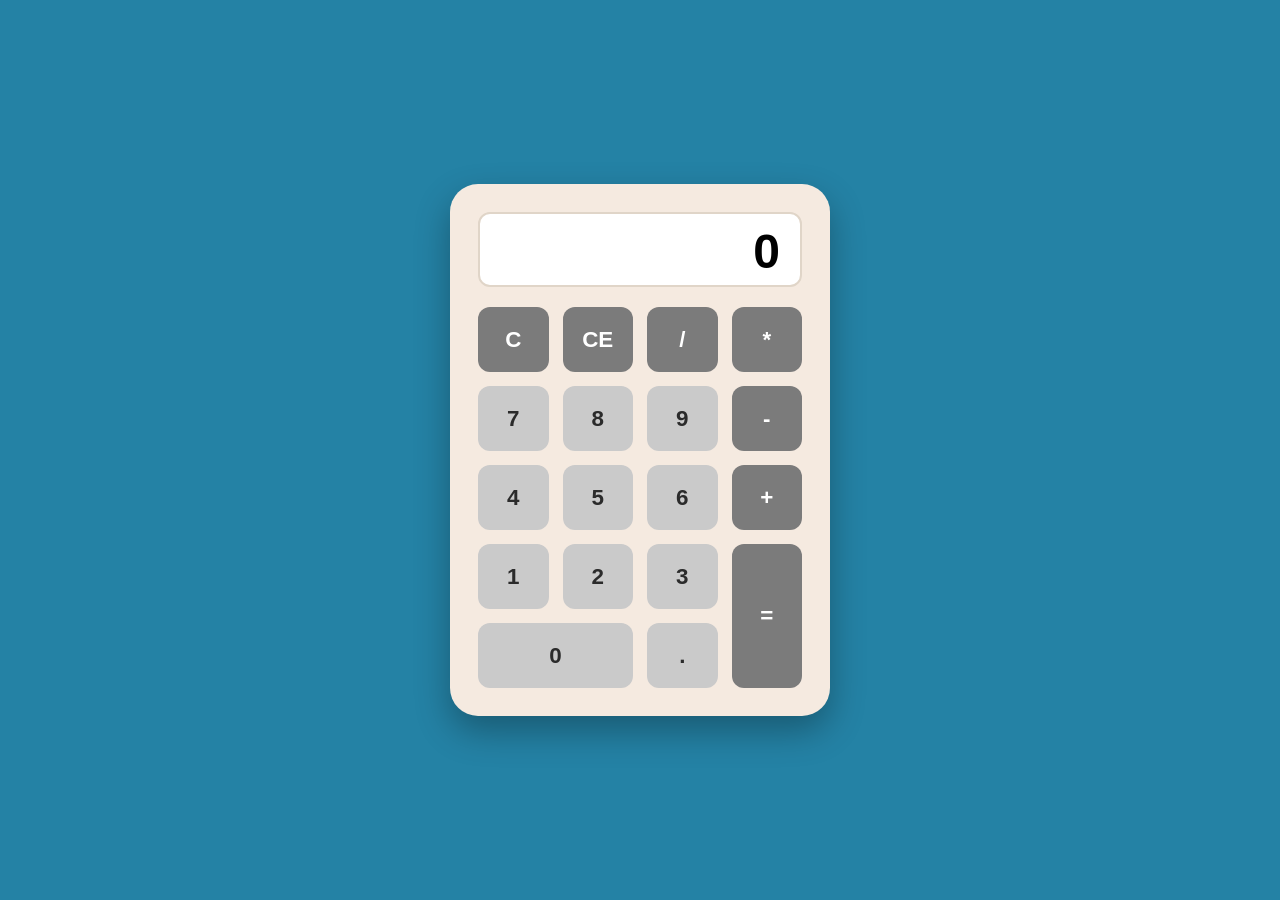
<file: index.html>
<!DOCTYPE html>
<html lang="es">
<head>
    <meta charset="UTF-8">
    <meta name="viewport" content="width=device-width, initial-scale=1.0">
    <title>Calculadora</title>
    <link rel="stylesheet" href="assets/styles_calculadora.css"></head>
<body>

    <div class="calculadora">
        <div class="head">
            <div id="calculadora_data" class="calculadora_data">0</div>
        </div>
        
        <div class="body">
            <button class="btn-op" onclick="limpiar()">C</button>
            <button class="btn-op" onclick="borrarEntrada()">CE</button>
            <button class="btn-op" onclick="setOperation('/')">/</button>
            <button class="btn-op" onclick="setOperation('*')">*</button>
            
            <button class="btn-num" onclick="anadir_numero('7')">7</button>
            <button class="btn-num" onclick="anadir_numero('8')">8</button>
            <button class="btn-num" onclick="anadir_numero('9')">9</button>
            <button class="btn-op" onclick="setOperation('-')">-</button>
            
            <button class="btn-num" onclick="anadir_numero('4')">4</button>
            <button class="btn-num" onclick="anadir_numero('5')">5</button>
            <button class="btn-num" onclick="anadir_numero('6')">6</button>
            <button class="btn-op" onclick="setOperation('+')">+</button>
            
            <button class="btn-num" onclick="anadir_numero('1')">1</button>
            <button class="btn-num" onclick="anadir_numero('2')">2</button>
            <button class="btn-num" onclick="anadir_numero('3')">3</button>
            <button class="btn-op btn-equal" onclick="setOperation('=')">=</button>
            
            <button class="btn-num btn-zero" onclick="anadir_numero('0')">0</button>
            <button class="btn-num" onclick="anadir_numero('.')">.</button>
        </div>
    </div>

</body>

<script>
    var num1 = null;
    var num2 = null;
    var ope = null;
    var limpiarPantalla = false;

    function limpiar() {
        let data = document.getElementById("calculadora_data");
        data.innerHTML = "0";
        num1 = null;
        num2 = null;
        ope = null;
        limpiarPantalla = false;
    }

    function borrarEntrada() {
        let data = document.getElementById("calculadora_data");
        if (data.innerHTML.length > 1) {
            data.innerHTML = data.innerHTML.slice(0, -1);
        } else {
            data.innerHTML = "0";
        }
    }

    function anadir_numero(value) {
        let data = document.getElementById("calculadora_data");

        if (limpiarPantalla) {
            data.innerHTML = "";
            limpiarPantalla = false;
        }

        if (value === '.') {
            if (!data.innerHTML.includes('.')) {
                data.innerHTML += value;
            }
            return;
        }

        if (data.innerHTML === "0" && value !== ".") {
            data.innerHTML = value;
        } else {
            data.innerHTML += value;
        }
    }

    function setOperation(operacion) {
        let data = document.getElementById("calculadora_data");
        let valorActual = parseFloat(data.innerHTML);

        if (num1 === null) {
            num1 = valorActual;
        } else if (ope && !limpiarPantalla) {
            num2 = valorActual;
            num1 = calcular(num1, num2, ope);
            data.innerHTML = num1;
        }

        if (operacion === '=') {
            ope = null;
            num1 = null;
            limpiarPantalla = true;
        } else {
            ope = operacion;
            limpiarPantalla = true;
        }
    }

    function calcular(n1, n2, operador) {
        switch (operador) {
            case '+': return n1 + n2;
            case '-': return n1 - n2;
            case '*': return n1 * n2;
            case '/': 
                if (n2 === 0) return "Error";
                return n1 / n2;
            default: return n2;
        }
    }
</script>
</html>
</file>
<file: assets/styles_calculadora.css>
* {
    box-sizing: border-box;
    margin: 0;
    padding: 0;
    font-family: sans-serif;
}

body {
    background-color: #2482a5;
    min-height: 100vh;
    display: flex;
    justify-content: center;
    align-items: center;
}

.calculadora {
    background-color: #f5eae0;
    padding: 28px;
    border-radius: 28px;
    box-shadow: 0 15px 35px rgba(0, 0, 0, 0.3);
    width: 380px;
    display: flex;
    flex-direction: column;
    gap: 20px;
}

.head {
    width: 100%;
}

.calculadora_data {
    display: block;
    width: 100%;
    height: 75px;
    background-color: #ffffff;
    border-radius: 12px;
    border: 2px solid #e0d5c8;
    font-size: 3rem;
    font-weight: bold;
    color: #000000;
    text-align: right;
    line-height: 75px;
    padding: 0 20px;
}

.body {
    display: grid;
    grid-template-columns: repeat(4, 1fr);
    grid-template-rows: repeat(5, 65px);
    gap: 14px;
}

button {
    border: none;
    border-radius: 12px;
    font-size: 1.4rem;
    font-weight: bold;
    cursor: pointer;
}

button:hover {
    opacity: 0.9;
}

.btn-num {
    background-color: #cacaca;
    color: #2b2b2b;
}

.btn-op {
    background-color: #7b7b7b;
    color: #ffffff;
}

.btn-zero {
    grid-column: span 2;
}

.btn-equal {
    grid-row: span 2;
    height: 100%;
}
</file>
